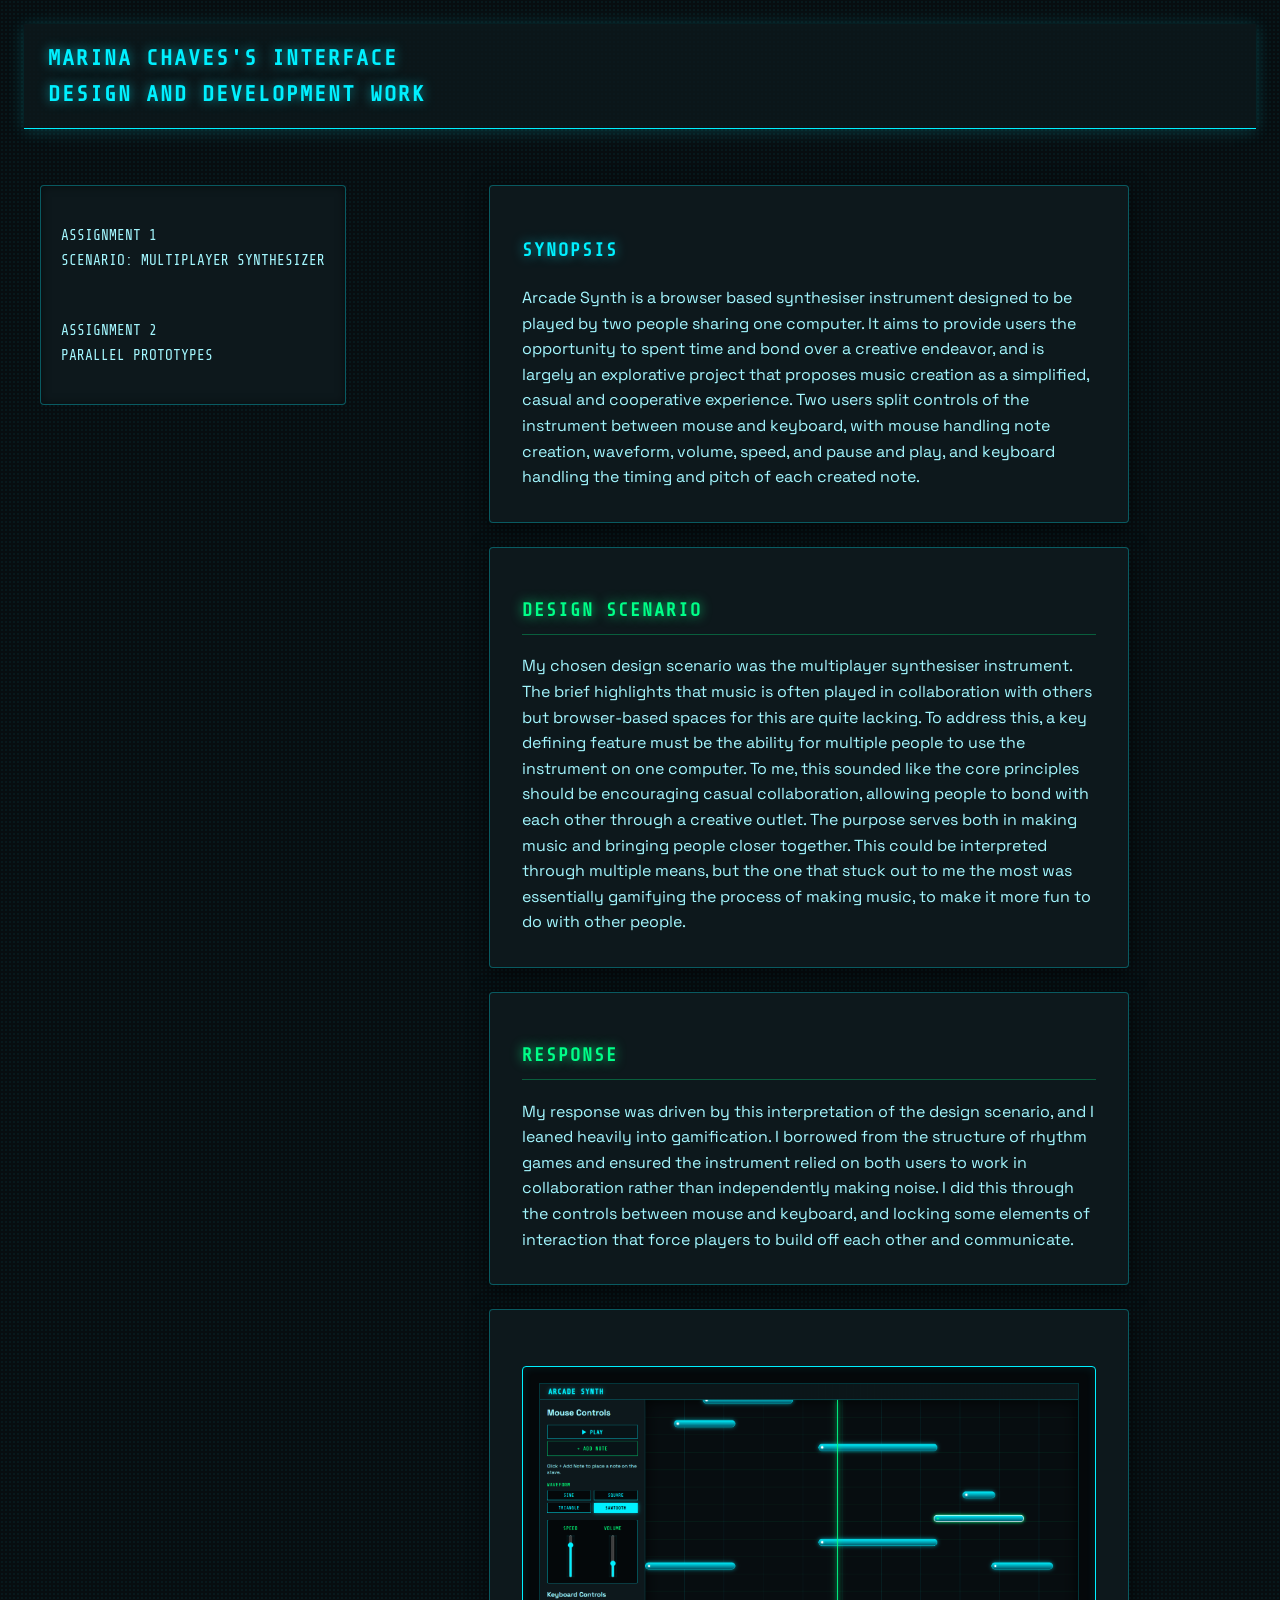
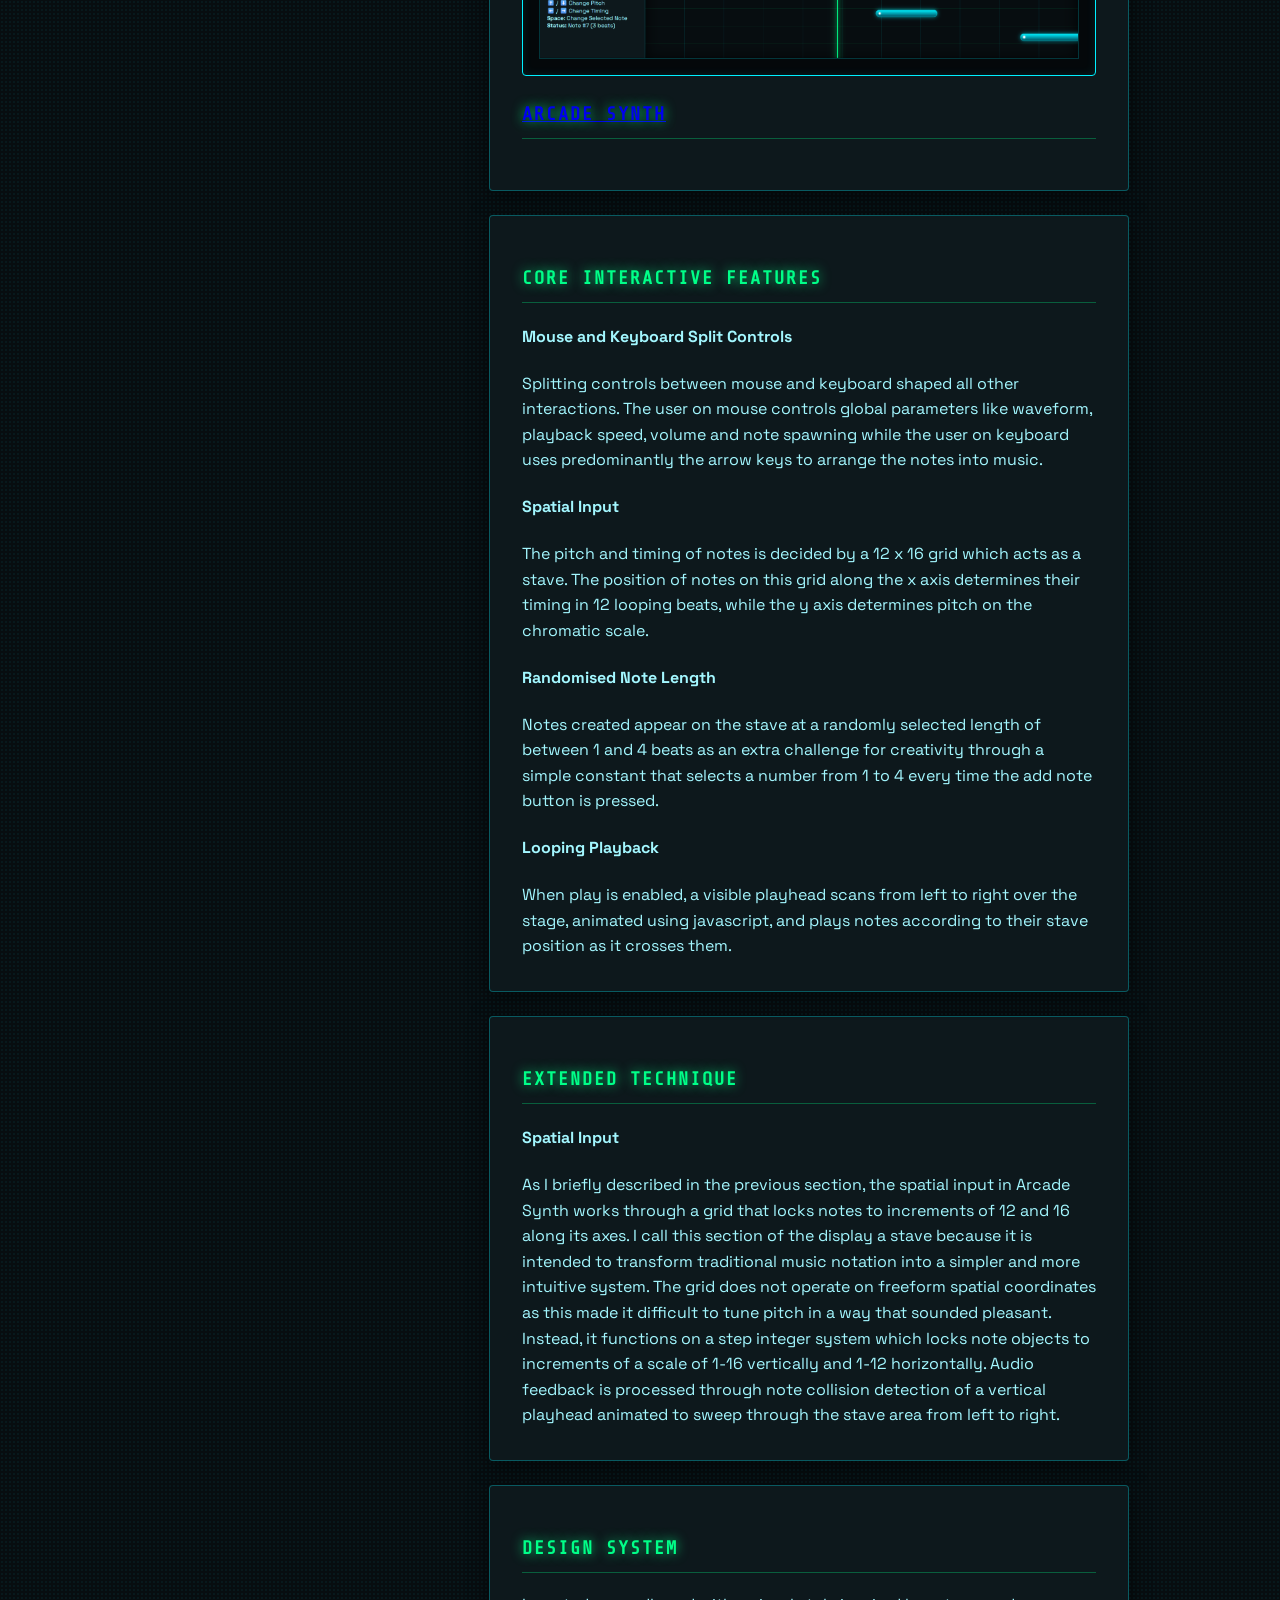
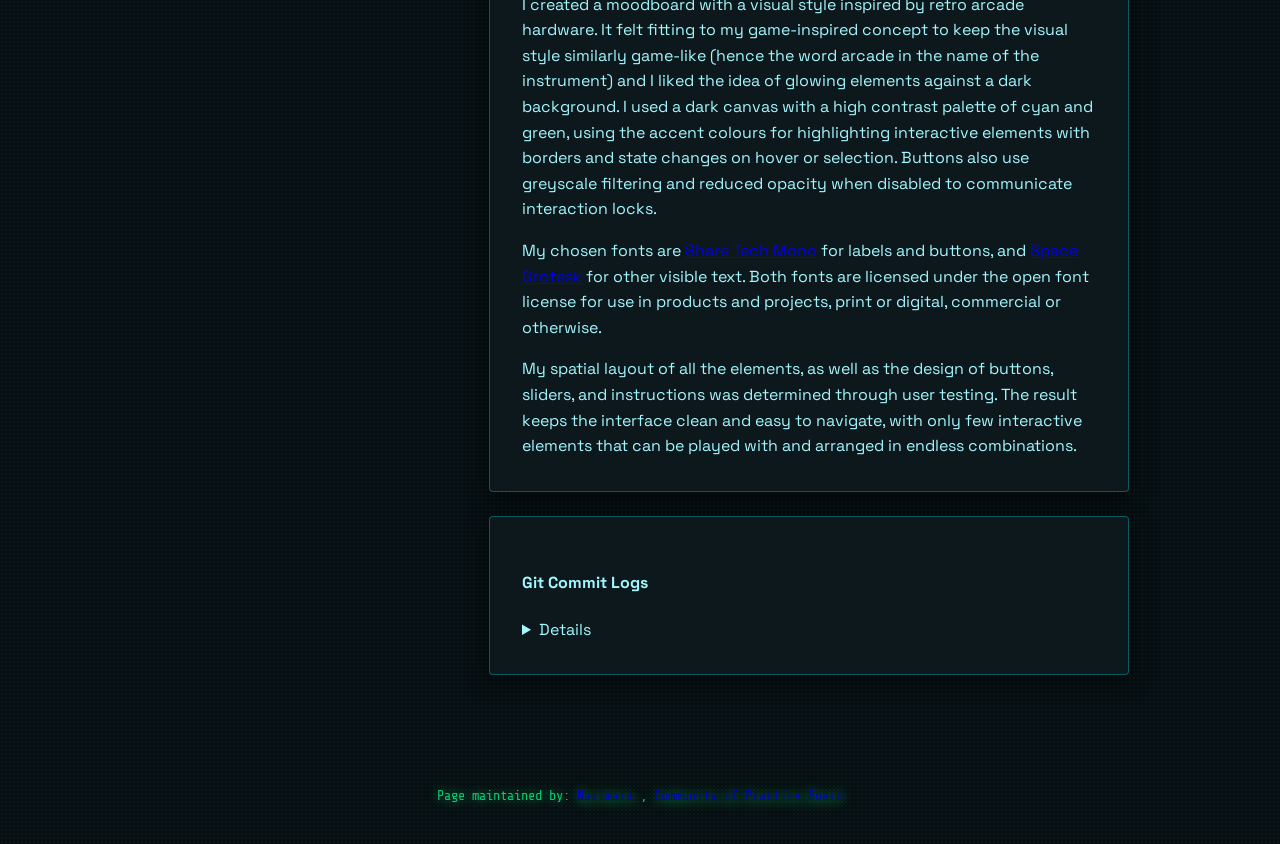
<file: index.html>
<!doctype html>
<html lang="en">
<head>
    <meta charset="UTF-8">
    <meta name="viewport"
          content="width=device-width, user-scalable=no, initial-scale=1.0, maximum-scale=1.0, minimum-scale=1.0">
    <meta http-equiv="X-UA-Compatible" content="ie=edge">

<!-- !!!!! -->
<!--    change this to refer to your specific page  -->
    <title>Marina's Work Index</title>

<!-- !!!!! -->
<!--  change this to your preferred icon  -->
    <!-- favicon was sourced from favicon.io but the original graphics are copyright 2020 Twitter, Inc
    and other contributors -->
    <!-- They are licensed under CC-BY 4.0 as linked below -->
    <!-- https://creativecommons.org/licenses/by/4.0/ -->
    <link rel="icon" type="image/png" href="./assets/icons/favicon.ico">

    <link rel="stylesheet" href="reset.css">
    <link rel="stylesheet" href="style.css">
</head>
<body>

    <header>
<!-- !!!!! -->
<!--    change this to your preferred online name  -->
        <h1>Marina Chaves's Interface Design and Development Work</h1>
    </header>

    <div class="mainNavContainer">

        <nav>
            <p><a href="./assignment1.html">Assignment 1</br>
                Scenario: Multiplayer Synthesizer</a></p>
            <p><a href="./assignment2.html">Assignment 2</br>
                Parallel Prototypes</a></p>
        </nav>

        <main>
            <section>
                <p><h3 class="synopsisHeading">Synopsis</h3></p>
                Arcade Synth is a browser based synthesiser instrument designed to be played by two people sharing one computer. It aims to provide users the opportunity to spent time and bond over a creative endeavor, and is largely an explorative project that proposes music creation as a simplified, casual and cooperative experience. Two users split controls of the instrument between mouse and keyboard, with mouse handling note creation, waveform, volume, speed, and pause and play, and keyboard handling the timing and pitch of each created note.
            </section>

            <section>
                <p><h3 class="firstSectionHeading">Design Scenario</h3></p>
                My chosen design scenario was the multiplayer synthesiser instrument. The brief highlights that music is often played in collaboration with others but browser-based spaces for this are quite lacking. To address this, a key defining feature must be the ability for multiple people to use the instrument on one computer. To me, this sounded like the core principles should be encouraging casual collaboration, allowing people to bond with each other through a creative outlet. The purpose serves both in making music and bringing people closer together. This could be interpreted through multiple means, but the one that stuck out to me the most was essentially gamifying the process of making music, to make it more fun to do with other people.
            </section>

            <section>
            <p><h3 class="firstSectionHeading">Response</h3></p>
                My response was driven by this interpretation of the design scenario, and I leaned heavily into gamification. I borrowed from the structure of rhythm games and ensured the instrument relied on both users to work in collaboration rather than independently making noise. I did this through the controls between mouse and keyboard, and locking some elements of interaction that force players to build off each other and communicate.
            </section>

            <aside></aside>

            <section>
            <p><h3 class="firstSectionHeading"><a href="https://narimara.github.io/Audioinstrument/" target="_blank">
                <figure>
                    <img src="assets/ArcadeSynth_ss.png" alt="screenshot of Arcade Synth"/></img>
                </figure> Arcade Synth
            </a></h3></p>

            </section>

            <section>
                <p><h3 class="firstSectionHeading">Core Interactive Features</h3></p>
                <h4>Mouse and Keyboard Split Controls</h4>
                Splitting controls between mouse and keyboard shaped all other interactions. The user on mouse controls global parameters like waveform, playback speed, volume and note spawning while the user on keyboard uses predominantly the arrow keys to arrange the notes into music.
                <h4>Spatial Input</h4>
                The pitch and timing of notes is decided by a 12 x 16 grid which acts as a stave. The position of notes on this grid along the x axis determines their timing in 12 looping beats, while the y axis determines pitch on the chromatic scale.
                <h4>Randomised Note Length</h4>
                Notes created appear on the stave at a randomly selected length of between 1 and 4 beats as an extra challenge for creativity through a simple constant that selects a number from 1 to 4 every time the add note button is pressed.
                <h4>Looping Playback</h4>
                When play is enabled, a visible playhead scans from left to right over the stage, animated using javascript, and plays notes according to their stave position as it crosses them.
            </section>

            <section>
                <p><h3 class="firstSectionHeading">Extended Technique</h3></p>
                <h4>Spatial Input</h4>
                As I briefly described in the previous section, the spatial input in Arcade Synth works through a grid that locks notes to increments of 12 and 16 along its axes. I call this section of the display a stave because it is intended to transform traditional music notation into a simpler and more intuitive system.
                The grid does not operate on freeform spatial coordinates as this made it difficult to tune pitch in a way that sounded pleasant. Instead, it functions on a step integer system which locks note objects to increments of a scale of 1-16 vertically and 1-12 horizontally.
                Audio feedback is processed through note collision detection of a vertical playhead animated to sweep through the stave area from left to right.
            </section>

            <section>
                <p><h3 class="firstSectionHeading">Design System</h3></p>
                <p>I created a moodboard with a visual style inspired by retro arcade hardware. It felt fitting to my game-inspired concept to keep the visual style similarly game-like (hence the word arcade in the name of the instrument) and I liked the idea of glowing elements against a dark background.
                I used a dark canvas with a high contrast palette of cyan and green, using the accent colours for highlighting interactive elements with borders and state changes on hover or selection. Buttons also use greyscale filtering and reduced opacity when disabled to communicate interaction locks.</p>
                <p>My chosen fonts are <a href="https://fonts.google.com/specimen/Share+Tech+Mono?preview.script=Latn" target="_blank">
                Share Tech Mono</a>
                for labels and buttons, and <a href="https://fonts.google.com/specimen/Space+Grotesk" target="_blank">
                Space Grotesk</a> for other visible text. Both fonts are licensed under the open font license for use in products and projects, print or digital, commercial or otherwise.</p>
                My spatial layout of all the elements, as well as the design of buttons, sliders, and instructions was determined through user testing. The result keeps the interface clean and easy to navigate, with only few interactive elements that can be played with and arranged in endless combinations.
            </section>

            <section>
                <p><h4>Git Commit Logs</h4></p>
                <details>
                    <table>

                        <thead><tr>

                            <th>Author</th>
                            <th>Date</th>
                            <th>Subject</th>
                            <th>Body</th>

                        </tr></thead>

                        <tbody>

                        <tr>

                            <td>narimara</td>
                            <td>Wed Jul 29 15:21:10 2026 +1000</td>
                            <td>Created Audio Instrument</td>
                            <td>made the index.html and reset and style css files. created working button that plays a note when clicked</td>

                        </tr>

                        <tr>

                            <td>narimara</td>
                            <td>Wed Aug 12 14:49:08 2026 +1000</td>
                            <td>added intro dialog</td>
                            <td>Added a dialog element with a button which closes it</td>

                        </tr>

                        <tr>

                            <td>narimara</td>
                            <td>Wed Aug 12 14:56:56 2026 +1000</td>
                            <td>added audio init</td>
                            <td>added an event listener on dialog close to start the audio system</td>

                        </tr>

                        <tr>

                            <td>narimara</td>
                            <td>Wed Aug 12 15:55:37 2026 +1000</td>
                            <td>added design system in css</td>
                            <td>Set up variables for colour and border and applied a font for the page. Applied style to the dialog box</td>

                        </tr>

                        <tr>

                            <td>narimara</td>
                            <td>Wed Aug 12 16:10:15 2026 +1000</td>
                            <td>Added button style</td>
                            <td>Made some changes to colour and added a style for buttons</td>

                        </tr>

                        <tr>

                            <td>narimara</td>
                            <td>Wed Aug 19 15:47:46 2026 +1000</td>
                            <td>Added event listeners for 2nd note</td>
                            <td>separated the start and end of playing notes and handled mouse leave</td>

                        </tr>

                        <tr>

                            <td>narimara</td>
                            <td>Wed Aug 19 15:59:18 2026 +1000</td>
                            <td>added some visual feedback</td>
                            <td>Made changes to how a button visually responds when clicked</td>

                        </tr>

                        <tr>

                            <td>narimara</td>
                            <td>Mon Sep 21 23:11:24 2026 +1000</td>
                            <td>Added interactions to index.html</td>
                            <td>Created functions that spawn notes for both players. Added waveform type selector,  as well as speed and volume slider. Made minor changes to style.css as well with a new header style</td>

                        </tr>

                        <tr>

                            <td>narimara</td>
                            <td>Mon Sep 21 23:36:35 2026 +1000</td>
                            <td>added column structure</td>
                            <td>added the 3 column vertical split structure to the page</td>

                        </tr>

                        <tr>

                            <td>narimara</td>
                            <td>Mon Sep 21 23:52:04 2026 +1000</td>
                            <td>prepared stave area</td>
                            <td>added playhead and prepared note balls to drag and drop into the stave area when i code that</td>

                        </tr>

                        <tr>

                            <td>narimara</td>
                            <td>Tue Sep 22 00:32:38 2026 +1000</td>
                            <td>Updated javascript to allow note spawning and placement</td>
                            <td>Added notes spawning on click and function to drag them into the stave area. Added listeners for the position of dragged notes</td>

                        </tr>

                        <tr>

                            <td>narimara</td>
                            <td>Tue Sep 22 01:12:41 2026 +1000</td>
                            <td>added playback</td>
                            <td>Set up looping playhead animation with pause and play function. Added function for note balls to make a sound on contact with playhead</td>

                        </tr>

                        <tr>

                            <td>narimara</td>
                            <td>Wed Sep 23 01:00:44 2026 +1000</td>
                            <td>overhauled split of interactions</td>
                            <td>merged player 1 and 2 mouse controls. Changed player 2 to keyboard controls for note positioning on the stave</td>

                        </tr>

                        <tr>

                            <td>narimara</td>
                            <td>Wed Sep 23 13:37:45 2026 +1000</td>
                            <td>Adjusted text layout</td>
                            <td>Changed dialog message and the format of player 2 controls on the right side</td>

                        </tr>

                        <tr>

                            <td>narimara</td>
                            <td>Mon Sep 28 17:58:06 2026 +1000</td>
                            <td>edited dialog</td>
                            <td>Added more info in the dialog window</td>

                        </tr>

                        <tr>

                            <td>narimara</td>
                            <td>Mon Sep 28 21:11:56 2026 +1000</td>
                            <td>Added grid to stave area</td>
                            <td>Added a grid to the stave which locks note timing and pitch to the chromatic scale for a total of 16 beats</td>

                        </tr>

                        <tr>

                            <td>narimara</td>
                            <td>Mon Sep 28 22:29:52 2026 +1000</td>
                            <td>Added consistent visual style</td>
                            <td>Added an actual colour palette,  a more suited font,  and glowing effects on some elements</td>

                        </tr>

                        <tr>

                            <td>narimara</td>
                            <td>Mon Sep 28 22:34:44 2026 +1000</td>
                            <td>typo fix</td>
                            <td>typo fix</td>

                        </tr>

                        <tr>

                            <td>narimara</td>
                            <td>Tue Sep 29 12:26:09 2026 +1000</td>
                            <td>added random note length</td>
                            <td>New notes now spawn at a random length between 1-4 beats. also removed preview sound when adding new note and adjusted preview sound when moving a note to only play for 1 beat regardless of note length</td>

                        </tr>

                        <tr>

                            <td>narimara</td>
                            <td>Wed Oct 7 14:25:35 2026 +1100</td>
                            <td>merged waveform and slider format from info prototype 2</td>
                            <td></td>

                        </tr>

                        <tr>

                            <td>narimara</td>
                            <td>Wed Oct 7 18:03:25 2026 +1100</td>
                            <td>swapping axis for pitch and timing</td>
                            <td>Changing direction of the playhead animation and swapping values for pitch and timing in main.js</td>

                        </tr>

                        <tr>

                            <td>narimara</td>
                            <td>Wed Oct 21 14:28:06 2026 +1100</td>
                            <td>FInalised parallel prototype merges</td>
                            <td>Rotated playhead and fixed a line that was missing from the merge which was breaking note creation</td>

                        </tr>

                        <tr>

                            <td>narimara</td>
                            <td>Wed Oct 21 14:30:50 2026 +1100</td>
                            <td>changed project title</td>
                            <td></td>

                        </tr>

                        <tr>

                            <td>narimara</td>
                            <td>Wed Oct 21 15:12:31 2026 +1100</td>
                            <td>changed player 1/2 to mouse/keyboard</td>
                            <td></td>

                        </tr>

                        <tr>

                            <td>narimara</td>
                            <td>Mon Oct 26 16:42:29 2026 +1100</td>
                            <td>New notes now spawn in the stave center</td>
                            <td>Also made some changes to outdated // comments and cleaned up some spacing</td>

                        </tr>

                        <tr>

                            <td>narimara</td>
                            <td>Mon Oct 26 17:08:23 2026 +1100</td>
                            <td>strengthened the multiplayer concept</td>
                            <td>The add note button becomes locked until the newest existing note is moved with the arrow keys. instructions in the left panel also change to reflect this</td>

                        </tr>

                        <tr>

                            <td>narimara</td>
                            <td>Mon Oct 26 17:24:23 2026 +1100</td>
                            <td>Fixed bug related to playhead reading of notes</td>
                            <td>changed visual feedback to match the actual timing of sound</td>

                        </tr>

                        </tbody>

                    </table>
                </details>

            </section>



        </main>

        <!-- this is an empty element which helps with spacing -->
        <aside></aside>


    </div>

    <footer>
        <p>
<!-- !!!!! -->
<!--    change this to your preferred online name and update link to refer to your github page  -->
            Page maintained by:
            <a href="https://github.com/narimara" target="_blank">
            Narimara
            </a>
            ,
            <a href="https://au.miro.com/app/board/u3jVOf59xnE=/?share_link_id=875955949148">
                Community of Practice Board
            </a>
        </p>
    </footer>
</body>
</html>
</file>
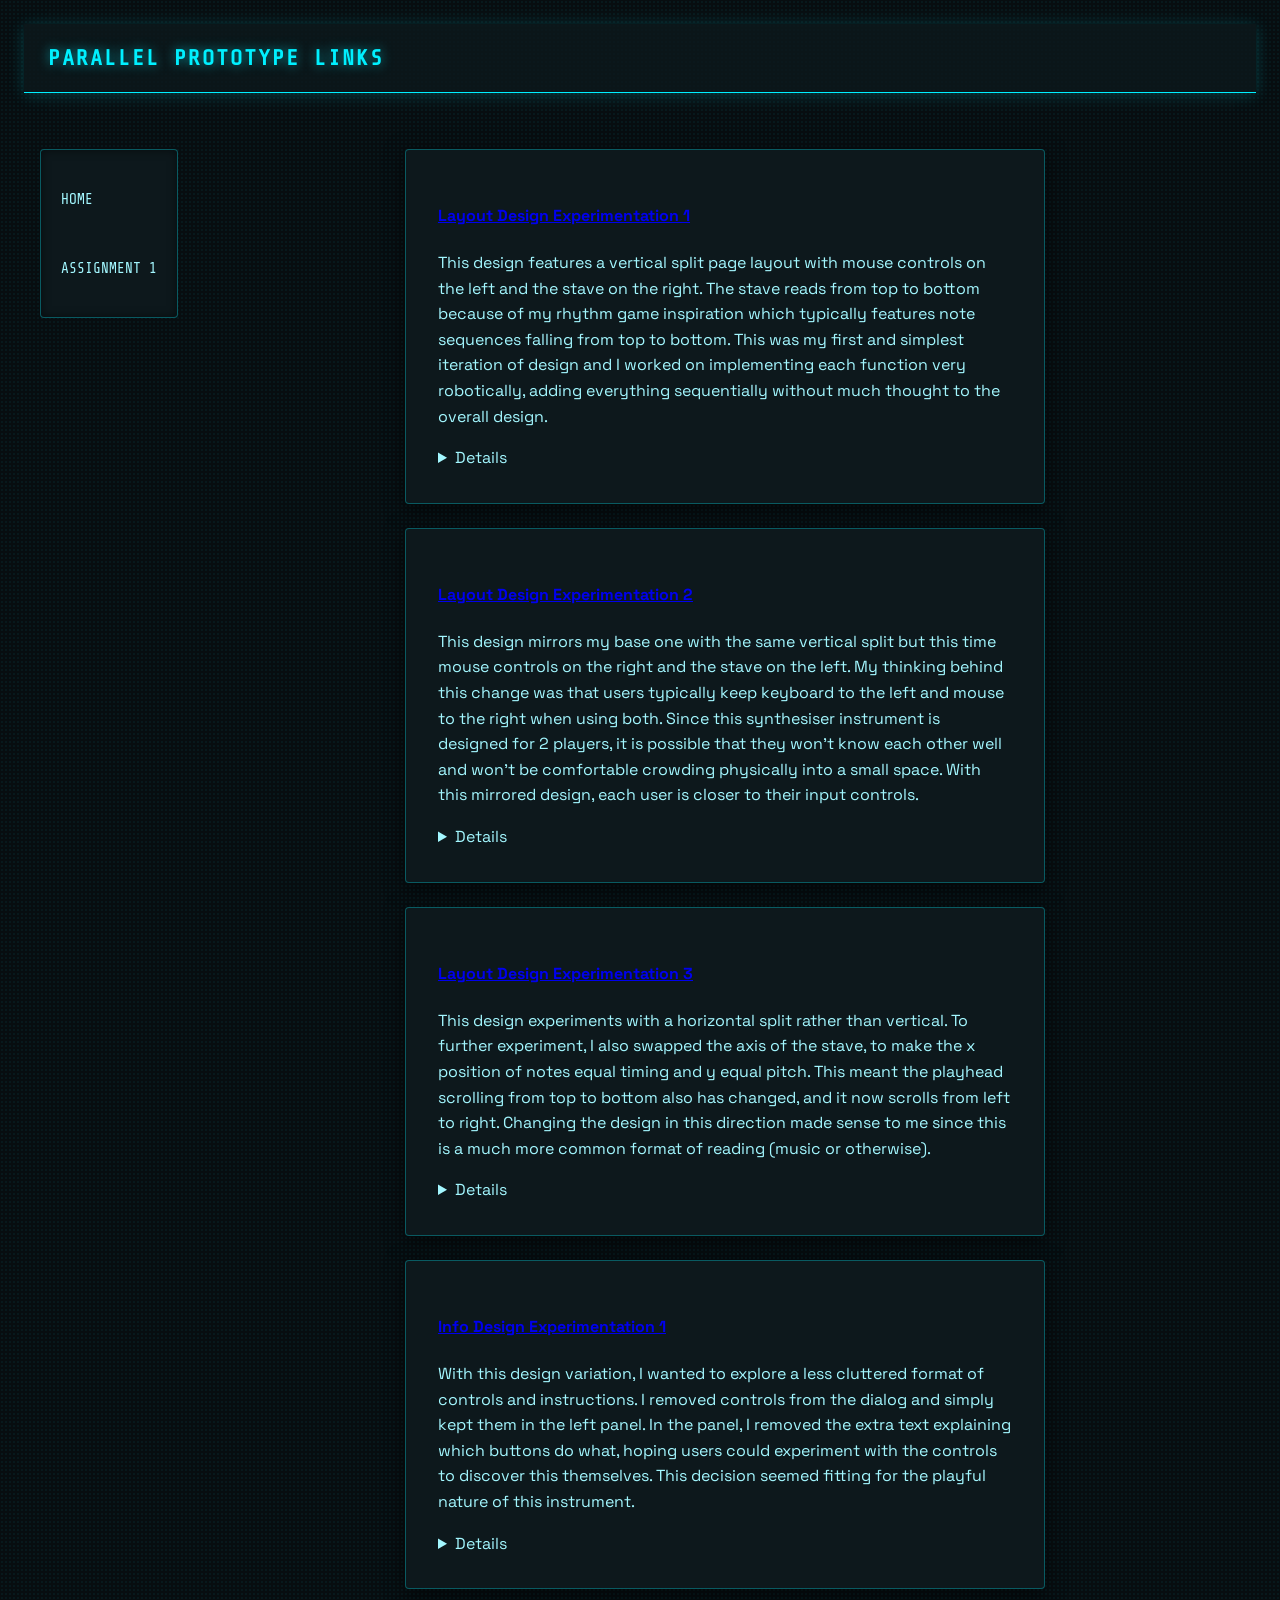
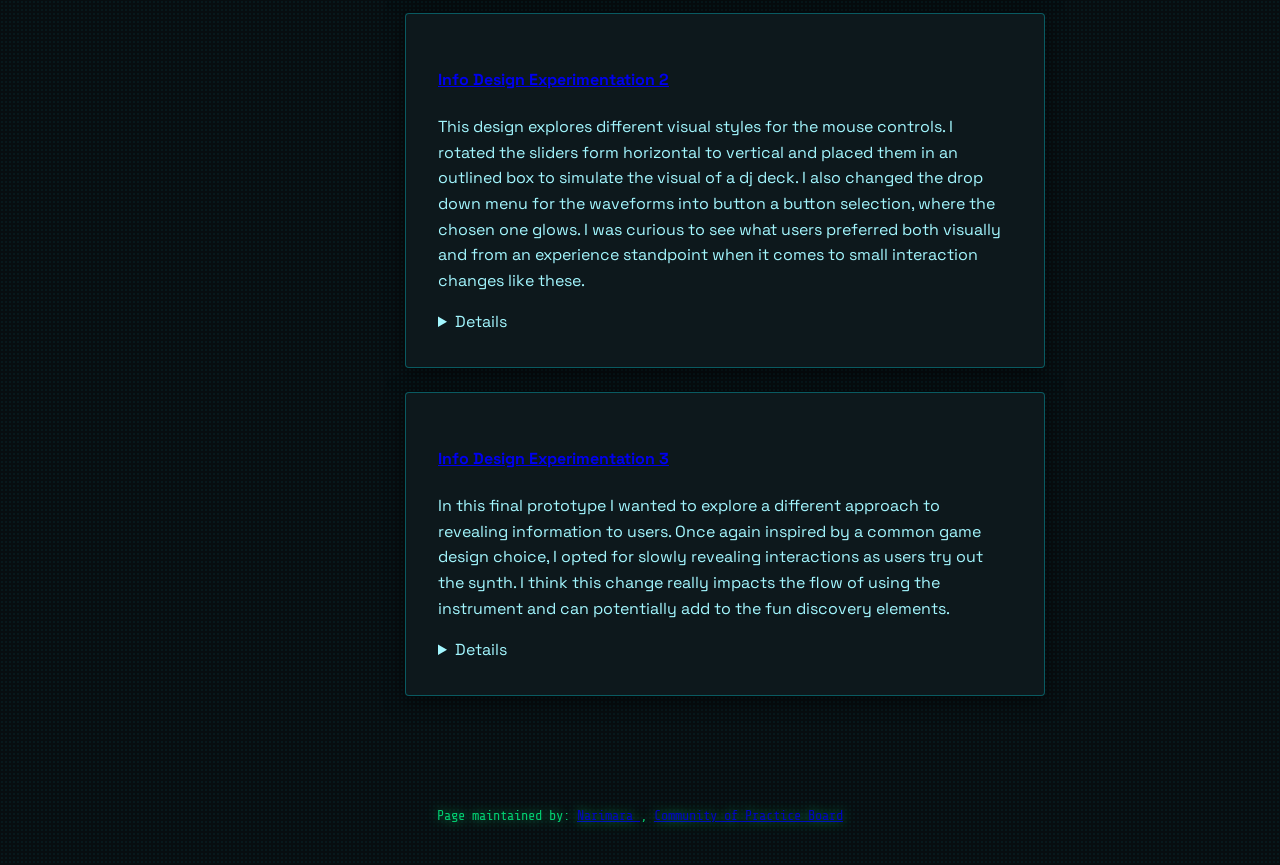
<file: assignment2.html>
<!doctype html>
<html lang="en">
<head>
    <meta charset="UTF-8">
    <meta name="viewport"
          content="width=device-width, user-scalable=no, initial-scale=1.0, maximum-scale=1.0, minimum-scale=1.0">
    <meta http-equiv="X-UA-Compatible" content="ie=edge">

    <!-- !!!!! -->
    <!--    change this to refer to your specific page  -->
    <title>Marina's Work Index</title>

    <!-- !!!!! -->
    <!--  change this to your preferred icon  -->
    <!-- favicon was sourced from favicon.io but the original graphics are copyright 2020 Twitter, Inc
    and other contributors -->
    <!-- They are licensed under CC-BY 4.0 as linked below -->
    <!-- https://creativecommons.org/licenses/by/4.0/ -->
    <link rel="icon" type="image/png" href="./assets/icons/favicon.ico">

    <link rel="stylesheet" href="reset.css">
    <link rel="stylesheet" href="style.css">
</head>
<body>

    <header>
    <!-- !!!!! -->
    <!--    change this to your preferred online name  -->
    <h1>Parallel prototype links</h1>
    </header>


    <div class="mainNavContainer">

        <nav>
            <p><a href="./index.html">Home</a></p>
            <p><a href="./assignment1.html">Assignment 1</a></p>
        </nav>

        <main>

            <section>
                <p><h4> <a href="https://narimara.github.io/Audioinstrument/">
                    Layout Design Experimentation 1
                </a></h4>
                    This design features a vertical split page layout with mouse controls on the left and the stave on the right. The stave reads from top to bottom because of my rhythm game inspiration which typically features note sequences falling from top to bottom. This was my first and simplest iteration of design and I worked on implementing each function very robotically, adding everything sequentially without much thought to the overall design.
                </p>
                <details>
                    <table>

                        <thead><tr>

                            <th>Author</th>
                            <th>Date</th>
                            <th>Subject</th>
                            <th>Body</th>

                        </tr></thead>

                        <tbody>

                        <tr>

                            <td>narimara</td>
                            <td>Wed Jul 29 15:21:10 2026 +1000</td>
                            <td>Created Audio Instrument</td>
                            <td>made the index.html and reset and style css files. created working button that plays a note when clicked</td>

                        </tr>

                        <tr>

                            <td>narimara</td>
                            <td>Wed Aug 12 14:49:08 2026 +1000</td>
                            <td>added intro dialog</td>
                            <td>Added a dialog element with a button which closes it</td>

                        </tr>

                        <tr>

                            <td>narimara</td>
                            <td>Wed Aug 12 14:56:56 2026 +1000</td>
                            <td>added audio init</td>
                            <td>added an event listener on dialog close to start the audio system</td>

                        </tr>

                        <tr>

                            <td>narimara</td>
                            <td>Wed Aug 12 15:55:37 2026 +1000</td>
                            <td>added design system in css</td>
                            <td>Set up variables for colour and border and applied a font for the page. Applied style to the dialog box</td>

                        </tr>

                        <tr>

                            <td>narimara</td>
                            <td>Wed Aug 12 16:10:15 2026 +1000</td>
                            <td>Added button style</td>
                            <td>Made some changes to colour and added a style for buttons</td>

                        </tr>

                        <tr>

                            <td>narimara</td>
                            <td>Wed Aug 19 15:47:46 2026 +1000</td>
                            <td>Added event listeners for 2nd note</td>
                            <td>separated the start and end of playing notes and handled mouse leave</td>

                        </tr>

                        <tr>

                            <td>narimara</td>
                            <td>Wed Aug 19 15:59:18 2026 +1000</td>
                            <td>added some visual feedback</td>
                            <td>Made changes to how a button visually responds when clicked</td>

                        </tr>

                        <tr>

                            <td>narimara</td>
                            <td>Mon Sep 21 23:11:24 2026 +1000</td>
                            <td>Added interactions to index.html</td>
                            <td>Created functions that spawn notes for both players. Added waveform type selector,  as well as speed and volume slider. Made minor changes to style.css as well with a new header style</td>

                        </tr>

                        <tr>

                            <td>narimara</td>
                            <td>Mon Sep 21 23:36:35 2026 +1000</td>
                            <td>added column structure</td>
                            <td>added the 3 column vertical split structure to the page</td>

                        </tr>

                        <tr>

                            <td>narimara</td>
                            <td>Mon Sep 21 23:52:04 2026 +1000</td>
                            <td>prepared stave area</td>
                            <td>added playhead and prepared note balls to drag and drop into the stave area when i code that</td>

                        </tr>

                        <tr>

                            <td>narimara</td>
                            <td>Tue Sep 22 00:32:38 2026 +1000</td>
                            <td>Updated javascript to allow note spawning and placement</td>
                            <td>Added notes spawning on click and function to drag them into the stave area. Added listeners for the position of dragged notes</td>

                        </tr>

                        <tr>

                            <td>narimara</td>
                            <td>Tue Sep 22 01:12:41 2026 +1000</td>
                            <td>added playback</td>
                            <td>Set up looping playhead animation with pause and play function. Added function for note balls to make a sound on contact with playhead</td>

                        </tr>

                        <tr>

                            <td>narimara</td>
                            <td>Wed Sep 23 01:00:44 2026 +1000</td>
                            <td>overhauled split of interactions</td>
                            <td>merged player 1 and 2 mouse controls. Changed player 2 to keyboard controls for note positioning on the stave</td>

                        </tr>

                        <tr>

                            <td>narimara</td>
                            <td>Wed Sep 23 13:37:45 2026 +1000</td>
                            <td>Adjusted text layout</td>
                            <td>Changed dialog message and the format of player 2 controls on the right side</td>

                        </tr>

                        <tr>

                            <td>narimara</td>
                            <td>Mon Sep 28 17:58:06 2026 +1000</td>
                            <td>edited dialog</td>
                            <td>Added more info in the dialog window</td>

                        </tr>

                        <tr>

                            <td>narimara</td>
                            <td>Mon Sep 28 21:11:56 2026 +1000</td>
                            <td>Added grid to stave area</td>
                            <td>Added a grid to the stave which locks note timing and pitch to the chromatic scale for a total of 16 beats</td>

                        </tr>

                        <tr>

                            <td>narimara</td>
                            <td>Mon Sep 28 22:29:52 2026 +1000</td>
                            <td>Added consistent visual style</td>
                            <td>Added an actual colour palette,  a more suited font,  and glowing effects on some elements</td>

                        </tr>

                        <tr>

                            <td>narimara</td>
                            <td>Mon Sep 28 22:34:44 2026 +1000</td>
                            <td>typo fix</td>
                            <td>typo fix</td>

                        </tr>

                        <tr>

                            <td>narimara</td>
                            <td>Tue Sep 29 12:26:09 2026 +1000</td>
                            <td>added random note length</td>
                            <td>New notes now spawn at a random length between 1-4 beats. also removed preview sound when adding new note and adjusted preview sound when moving a note to only play for 1 beat regardless of note length</td>

                        </tr>

                        </tbody>

                    </table>
                </details>
            </section>

            <section>
                <p><h4> <a href="https://m-chaves-designexploration1.github.io/AudioinstrumentExploration1/">
                Layout Design Experimentation 2
            </a></h4>
                This design mirrors my base one with the same vertical split but this time mouse controls on the right and the stave on the left. My thinking behind this change was that users typically keep keyboard to the left and mouse to the right when using both. Since this synthesiser instrument is designed for 2 players, it is possible that they won't know each other well and won't be comfortable crowding physically into a small space. With this mirrored design, each user is closer to their input controls.
                </p>
                <details>
                    <table>

                        <thead><tr>

                            <th>Author</th>
                            <th>Date</th>
                            <th>Subject</th>
                            <th>Body</th>

                        </tr></thead>

                        <tbody>

                        <tr>

                            <td>narimara</td>
                            <td>Wed Jul 29 15:21:10 2026 +1000</td>
                            <td>Created Audio Instrument</td>
                            <td>made the index.html and reset and style css files. created working button that plays a note when clicked</td>

                        </tr>

                        <tr>

                            <td>narimara</td>
                            <td>Wed Aug 12 14:49:08 2026 +1000</td>
                            <td>added intro dialog</td>
                            <td>Added a dialog element with a button which closes it</td>

                        </tr>

                        <tr>

                            <td>narimara</td>
                            <td>Wed Aug 12 14:56:56 2026 +1000</td>
                            <td>added audio init</td>
                            <td>added an event listener on dialog close to start the audio system</td>

                        </tr>

                        <tr>

                            <td>narimara</td>
                            <td>Wed Aug 12 15:55:37 2026 +1000</td>
                            <td>added design system in css</td>
                            <td>Set up variables for colour and border and applied a font for the page. Applied style to the dialog box</td>

                        </tr>

                        <tr>

                            <td>narimara</td>
                            <td>Wed Aug 12 16:10:15 2026 +1000</td>
                            <td>Added button style</td>
                            <td>Made some changes to colour and added a style for buttons</td>

                        </tr>

                        <tr>

                            <td>narimara</td>
                            <td>Wed Aug 19 15:47:46 2026 +1000</td>
                            <td>Added event listeners for 2nd note</td>
                            <td>separated the start and end of playing notes and handled mouse leave</td>

                        </tr>

                        <tr>

                            <td>narimara</td>
                            <td>Wed Aug 19 15:59:18 2026 +1000</td>
                            <td>added some visual feedback</td>
                            <td>Made changes to how a button visually responds when clicked</td>

                        </tr>

                        <tr>

                            <td>narimara</td>
                            <td>Mon Sep 21 23:11:24 2026 +1000</td>
                            <td>Added interactions to index.html</td>
                            <td>Created functions that spawn notes for both players. Added waveform type selector,  as well as speed and volume slider. Made minor changes to style.css as well with a new header style</td>

                        </tr>

                        <tr>

                            <td>narimara</td>
                            <td>Mon Sep 21 23:36:35 2026 +1000</td>
                            <td>added column structure</td>
                            <td>added the 3 column vertical split structure to the page</td>

                        </tr>

                        <tr>

                            <td>narimara</td>
                            <td>Mon Sep 21 23:52:04 2026 +1000</td>
                            <td>prepared stave area</td>
                            <td>added playhead and prepared note balls to drag and drop into the stave area when i code that</td>

                        </tr>

                        <tr>

                            <td>narimara</td>
                            <td>Tue Sep 22 00:32:38 2026 +1000</td>
                            <td>Updated javascript to allow note spawning and placement</td>
                            <td>Added notes spawning on click and function to drag them into the stave area. Added listeners for the position of dragged notes</td>

                        </tr>

                        <tr>

                            <td>narimara</td>
                            <td>Tue Sep 22 01:12:41 2026 +1000</td>
                            <td>added playback</td>
                            <td>Set up looping playhead animation with pause and play function. Added function for note balls to make a sound on contact with playhead</td>

                        </tr>

                        <tr>

                            <td>narimara</td>
                            <td>Wed Sep 23 01:00:44 2026 +1000</td>
                            <td>overhauled split of interactions</td>
                            <td>merged player 1 and 2 mouse controls. Changed player 2 to keyboard controls for note positioning on the stave</td>

                        </tr>

                        <tr>

                            <td>narimara</td>
                            <td>Wed Sep 23 13:37:45 2026 +1000</td>
                            <td>Adjusted text layout</td>
                            <td>Changed dialog message and the format of player 2 controls on the right side</td>

                        </tr>

                        <tr>

                            <td>narimara</td>
                            <td>Mon Sep 28 17:58:06 2026 +1000</td>
                            <td>edited dialog</td>
                            <td>Added more info in the dialog window</td>

                        </tr>

                        <tr>

                            <td>narimara</td>
                            <td>Mon Sep 28 21:11:56 2026 +1000</td>
                            <td>Added grid to stave area</td>
                            <td>Added a grid to the stave which locks note timing and pitch to the chromatic scale for a total of 16 beats</td>

                        </tr>

                        <tr>

                            <td>narimara</td>
                            <td>Mon Sep 28 22:29:52 2026 +1000</td>
                            <td>Added consistent visual style</td>
                            <td>Added an actual colour palette,  a more suited font,  and glowing effects on some elements</td>

                        </tr>

                        <tr>

                            <td>narimara</td>
                            <td>Mon Sep 28 22:34:44 2026 +1000</td>
                            <td>typo fix</td>
                            <td>typo fix</td>

                        </tr>

                        <tr>

                            <td>narimara</td>
                            <td>Mon Sep 28 23:08:08 2026 +1000</td>
                            <td>Mirrored page layout</td>
                            <td>Moved mouse control panels to the left and stave to the right,  inverting shadow effects</td>

                        </tr>

                        <tr>

                            <td>narimara</td>
                            <td>Tue Sep 29 12:33:12 2026 +1000</td>
                            <td>Added randomness to note length</td>
                            <td>new notes are now created at a random length between 1-4 beats</td>

                        </tr>

                        </tbody>

                    </table>
                </details>
            </section>

            <section>
                <p><h4> <a href="https://m-chaves-designexploration2.github.io/AudioInstrumentExploration2/">
                Layout Design Experimentation 3
            </a></h4>
                This design experiments with a horizontal split rather than vertical. To further experiment, I also swapped the axis of the stave, to make the x position of notes equal timing and y equal pitch. This meant the playhead scrolling from top to bottom also has changed, and it now scrolls from left to right. Changing the design in this direction made sense to me since this is a much more common format of reading (music or otherwise).
                </p>
                <details>
                    <table>

                        <thead><tr>

                            <th>Author</th>
                            <th>Date</th>
                            <th>Subject</th>
                            <th>Body</th>

                        </tr></thead>

                        <tbody>

                        <tr>

                            <td>narimara</td>
                            <td>Wed Jul 29 15:21:10 2026 +1000</td>
                            <td>Created Audio Instrument</td>
                            <td>made the index.html and reset and style css files. created working button that plays a note when clicked</td>

                        </tr>

                        <tr>

                            <td>narimara</td>
                            <td>Wed Aug 12 14:49:08 2026 +1000</td>
                            <td>added intro dialog</td>
                            <td>Added a dialog element with a button which closes it</td>

                        </tr>

                        <tr>

                            <td>narimara</td>
                            <td>Wed Aug 12 14:56:56 2026 +1000</td>
                            <td>added audio init</td>
                            <td>added an event listener on dialog close to start the audio system</td>

                        </tr>

                        <tr>

                            <td>narimara</td>
                            <td>Wed Aug 12 15:55:37 2026 +1000</td>
                            <td>added design system in css</td>
                            <td>Set up variables for colour and border and applied a font for the page. Applied style to the dialog box</td>

                        </tr>

                        <tr>

                            <td>narimara</td>
                            <td>Wed Aug 12 16:10:15 2026 +1000</td>
                            <td>Added button style</td>
                            <td>Made some changes to colour and added a style for buttons</td>

                        </tr>

                        <tr>

                            <td>narimara</td>
                            <td>Wed Aug 19 15:47:46 2026 +1000</td>
                            <td>Added event listeners for 2nd note</td>
                            <td>separated the start and end of playing notes and handled mouse leave</td>

                        </tr>

                        <tr>

                            <td>narimara</td>
                            <td>Wed Aug 19 15:59:18 2026 +1000</td>
                            <td>added some visual feedback</td>
                            <td>Made changes to how a button visually responds when clicked</td>

                        </tr>

                        <tr>

                            <td>narimara</td>
                            <td>Mon Sep 21 23:11:24 2026 +1000</td>
                            <td>Added interactions to index.html</td>
                            <td>Created functions that spawn notes for both players. Added waveform type selector,  as well as speed and volume slider. Made minor changes to style.css as well with a new header style</td>

                        </tr>

                        <tr>

                            <td>narimara</td>
                            <td>Mon Sep 21 23:36:35 2026 +1000</td>
                            <td>added column structure</td>
                            <td>added the 3 column vertical split structure to the page</td>

                        </tr>

                        <tr>

                            <td>narimara</td>
                            <td>Mon Sep 21 23:52:04 2026 +1000</td>
                            <td>prepared stave area</td>
                            <td>added playhead and prepared note balls to drag and drop into the stave area when i code that</td>

                        </tr>

                        <tr>

                            <td>narimara</td>
                            <td>Tue Sep 22 00:32:38 2026 +1000</td>
                            <td>Updated javascript to allow note spawning and placement</td>
                            <td>Added notes spawning on click and function to drag them into the stave area. Added listeners for the position of dragged notes</td>

                        </tr>

                        <tr>

                            <td>narimara</td>
                            <td>Tue Sep 22 01:12:41 2026 +1000</td>
                            <td>added playback</td>
                            <td>Set up looping playhead animation with pause and play function. Added function for note balls to make a sound on contact with playhead</td>

                        </tr>

                        <tr>

                            <td>narimara</td>
                            <td>Wed Sep 23 01:00:44 2026 +1000</td>
                            <td>overhauled split of interactions</td>
                            <td>merged player 1 and 2 mouse controls. Changed player 2 to keyboard controls for note positioning on the stave</td>

                        </tr>

                        <tr>

                            <td>narimara</td>
                            <td>Wed Sep 23 13:37:45 2026 +1000</td>
                            <td>Adjusted text layout</td>
                            <td>Changed dialog message and the format of player 2 controls on the right side</td>

                        </tr>

                        <tr>

                            <td>narimara</td>
                            <td>Mon Sep 28 17:58:06 2026 +1000</td>
                            <td>edited dialog</td>
                            <td>Added more info in the dialog window</td>

                        </tr>

                        <tr>

                            <td>narimara</td>
                            <td>Mon Sep 28 21:11:56 2026 +1000</td>
                            <td>Added grid to stave area</td>
                            <td>Added a grid to the stave which locks note timing and pitch to the chromatic scale for a total of 16 beats</td>

                        </tr>

                        <tr>

                            <td>narimara</td>
                            <td>Mon Sep 28 22:29:52 2026 +1000</td>
                            <td>Added consistent visual style</td>
                            <td>Added an actual colour palette,  a more suited font,  and glowing effects on some elements</td>

                        </tr>

                        <tr>

                            <td>narimara</td>
                            <td>Mon Sep 28 22:34:44 2026 +1000</td>
                            <td>typo fix</td>
                            <td>typo fix</td>

                        </tr>

                        <tr>

                            <td>narimara</td>
                            <td>Tue Sep 29 00:32:49 2026 +1000</td>
                            <td>rearranged page to top/bottom layout</td>
                            <td>Changed the x and y axises(?) for pitch and timing so that the playhead scans left to right now. Moved mouse controls to the top of the screen and the stave to the lower 2/3 of it.</td>

                        </tr>

                        <tr>

                            <td>narimara</td>
                            <td>Tue Sep 29 13:08:55 2026 +1000</td>
                            <td>added randomness to new note length</td>
                            <td>New notes are now created with a random length between 1-4 beats</td>

                        </tr>

                        </tbody>

                    </table>
                </details>
            </section>

            <aside></aside>

            <section>
                <p><h4> <a href="https://m-chaves-designexploration3.github.io/AudioinstrumentExploration3/">
                Info Design Experimentation 1
            </a></h4>
                With this design variation, I wanted to explore a less cluttered format of controls and instructions. I removed controls from the dialog and simply kept them in the left panel. In the panel, I removed the extra text explaining which buttons do what, hoping users could experiment with the controls to discover this themselves. This decision seemed fitting for the playful nature of this instrument.
                </p>
                <details>
                    <table>

                        <thead><tr>

                            <th>Author</th>
                            <th>Date</th>
                            <th>Subject</th>
                            <th>Body</th>

                        </tr></thead>

                        <tbody>

                        <tr>

                            <td>narimara</td>
                            <td>Wed Jul 29 15:21:10 2026 +1000</td>
                            <td>Created Audio Instrument</td>
                            <td>made the index.html and reset and style css files. created working button that plays a note when clicked</td>

                        </tr>

                        <tr>

                            <td>narimara</td>
                            <td>Wed Aug 12 14:49:08 2026 +1000</td>
                            <td>added intro dialog</td>
                            <td>Added a dialog element with a button which closes it</td>

                        </tr>

                        <tr>

                            <td>narimara</td>
                            <td>Wed Aug 12 14:56:56 2026 +1000</td>
                            <td>added audio init</td>
                            <td>added an event listener on dialog close to start the audio system</td>

                        </tr>

                        <tr>

                            <td>narimara</td>
                            <td>Wed Aug 12 15:55:37 2026 +1000</td>
                            <td>added design system in css</td>
                            <td>Set up variables for colour and border and applied a font for the page. Applied style to the dialog box</td>

                        </tr>

                        <tr>

                            <td>narimara</td>
                            <td>Wed Aug 12 16:10:15 2026 +1000</td>
                            <td>Added button style</td>
                            <td>Made some changes to colour and added a style for buttons</td>

                        </tr>

                        <tr>

                            <td>narimara</td>
                            <td>Wed Aug 19 15:47:46 2026 +1000</td>
                            <td>Added event listeners for 2nd note</td>
                            <td>separated the start and end of playing notes and handled mouse leave</td>

                        </tr>

                        <tr>

                            <td>narimara</td>
                            <td>Wed Aug 19 15:59:18 2026 +1000</td>
                            <td>added some visual feedback</td>
                            <td>Made changes to how a button visually responds when clicked</td>

                        </tr>

                        <tr>

                            <td>narimara</td>
                            <td>Mon Sep 21 23:11:24 2026 +1000</td>
                            <td>Added interactions to index.html</td>
                            <td>Created functions that spawn notes for both players. Added waveform type selector,  as well as speed and volume slider. Made minor changes to style.css as well with a new header style</td>

                        </tr>

                        <tr>

                            <td>narimara</td>
                            <td>Mon Sep 21 23:36:35 2026 +1000</td>
                            <td>added column structure</td>
                            <td>added the 3 column vertical split structure to the page</td>

                        </tr>

                        <tr>

                            <td>narimara</td>
                            <td>Mon Sep 21 23:52:04 2026 +1000</td>
                            <td>prepared stave area</td>
                            <td>added playhead and prepared note balls to drag and drop into the stave area when i code that</td>

                        </tr>

                        <tr>

                            <td>narimara</td>
                            <td>Tue Sep 22 00:32:38 2026 +1000</td>
                            <td>Updated javascript to allow note spawning and placement</td>
                            <td>Added notes spawning on click and function to drag them into the stave area. Added listeners for the position of dragged notes</td>

                        </tr>

                        <tr>

                            <td>narimara</td>
                            <td>Tue Sep 22 01:12:41 2026 +1000</td>
                            <td>added playback</td>
                            <td>Set up looping playhead animation with pause and play function. Added function for note balls to make a sound on contact with playhead</td>

                        </tr>

                        <tr>

                            <td>narimara</td>
                            <td>Wed Sep 23 01:00:44 2026 +1000</td>
                            <td>overhauled split of interactions</td>
                            <td>merged player 1 and 2 mouse controls. Changed player 2 to keyboard controls for note positioning on the stave</td>

                        </tr>

                        <tr>

                            <td>narimara</td>
                            <td>Wed Sep 23 13:37:45 2026 +1000</td>
                            <td>Adjusted text layout</td>
                            <td>Changed dialog message and the format of player 2 controls on the right side</td>

                        </tr>

                        <tr>

                            <td>narimara</td>
                            <td>Mon Sep 28 17:58:06 2026 +1000</td>
                            <td>edited dialog</td>
                            <td>Added more info in the dialog window</td>

                        </tr>

                        <tr>

                            <td>narimara</td>
                            <td>Mon Sep 28 21:11:56 2026 +1000</td>
                            <td>Added grid to stave area</td>
                            <td>Added a grid to the stave which locks note timing and pitch to the chromatic scale for a total of 16 beats</td>

                        </tr>

                        <tr>

                            <td>narimara</td>
                            <td>Mon Sep 28 22:29:52 2026 +1000</td>
                            <td>Added consistent visual style</td>
                            <td>Added an actual colour palette,  a more suited font,  and glowing effects on some elements</td>

                        </tr>

                        <tr>

                            <td>narimara</td>
                            <td>Mon Sep 28 22:34:44 2026 +1000</td>
                            <td>typo fix</td>
                            <td>typo fix</td>

                        </tr>

                        <tr>

                            <td>narimara</td>
                            <td>Tue Sep 29 12:26:09 2026 +1000</td>
                            <td>added random note length</td>
                            <td>New notes now spawn at a random length between 1-4 beats. also removed preview sound when adding new note and adjusted preview sound when moving a note to only play for 1 beat regardless of note length</td>

                        </tr>

                        <tr>

                            <td>narimara</td>
                            <td>Tue Sep 29 13:40:55 2026 +1000</td>
                            <td>Simplified control instructions</td>
                            <td>Removed detailed controls from the dialog windows and simplified the controls segment in the panel</td>

                        </tr>

                        </tbody>

                    </table>
                </details>
            </section>

            <section>
                <p><h4> <a href="https://m-chaves-designexploration4.github.io/AudioinstrumentExploration4/">
                Info Design Experimentation 2
            </a></h4>
                This design explores different visual styles for the mouse controls. I rotated the sliders form horizontal to vertical and placed them in an outlined box to simulate the visual of a dj deck. I also changed the drop down menu for the waveforms into button a button selection, where the chosen one glows. I was curious to see what users preferred both visually and from an experience standpoint when it comes to small interaction changes like these.
                </p>
                <details>
                    <table>

                        <thead><tr>

                            <th>Author</th>
                            <th>Date</th>
                            <th>Subject</th>
                            <th>Body</th>

                        </tr></thead>

                        <tbody>

                        <tr>

                            <td>narimara</td>
                            <td>Wed Jul 29 15:21:10 2026 +1000</td>
                            <td>Created Audio Instrument</td>
                            <td>made the index.html and reset and style css files. created working button that plays a note when clicked</td>

                        </tr>

                        <tr>

                            <td>narimara</td>
                            <td>Wed Aug 12 14:49:08 2026 +1000</td>
                            <td>added intro dialog</td>
                            <td>Added a dialog element with a button which closes it</td>

                        </tr>

                        <tr>

                            <td>narimara</td>
                            <td>Wed Aug 12 14:56:56 2026 +1000</td>
                            <td>added audio init</td>
                            <td>added an event listener on dialog close to start the audio system</td>

                        </tr>

                        <tr>

                            <td>narimara</td>
                            <td>Wed Aug 12 15:55:37 2026 +1000</td>
                            <td>added design system in css</td>
                            <td>Set up variables for colour and border and applied a font for the page. Applied style to the dialog box</td>

                        </tr>

                        <tr>

                            <td>narimara</td>
                            <td>Wed Aug 12 16:10:15 2026 +1000</td>
                            <td>Added button style</td>
                            <td>Made some changes to colour and added a style for buttons</td>

                        </tr>

                        <tr>

                            <td>narimara</td>
                            <td>Wed Aug 19 15:47:46 2026 +1000</td>
                            <td>Added event listeners for 2nd note</td>
                            <td>separated the start and end of playing notes and handled mouse leave</td>

                        </tr>

                        <tr>

                            <td>narimara</td>
                            <td>Wed Aug 19 15:59:18 2026 +1000</td>
                            <td>added some visual feedback</td>
                            <td>Made changes to how a button visually responds when clicked</td>

                        </tr>

                        <tr>

                            <td>narimara</td>
                            <td>Mon Sep 21 23:11:24 2026 +1000</td>
                            <td>Added interactions to index.html</td>
                            <td>Created functions that spawn notes for both players. Added waveform type selector,  as well as speed and volume slider. Made minor changes to style.css as well with a new header style</td>

                        </tr>

                        <tr>

                            <td>narimara</td>
                            <td>Mon Sep 21 23:36:35 2026 +1000</td>
                            <td>added column structure</td>
                            <td>added the 3 column vertical split structure to the page</td>

                        </tr>

                        <tr>

                            <td>narimara</td>
                            <td>Mon Sep 21 23:52:04 2026 +1000</td>
                            <td>prepared stave area</td>
                            <td>added playhead and prepared note balls to drag and drop into the stave area when i code that</td>

                        </tr>

                        <tr>

                            <td>narimara</td>
                            <td>Tue Sep 22 00:32:38 2026 +1000</td>
                            <td>Updated javascript to allow note spawning and placement</td>
                            <td>Added notes spawning on click and function to drag them into the stave area. Added listeners for the position of dragged notes</td>

                        </tr>

                        <tr>

                            <td>narimara</td>
                            <td>Tue Sep 22 01:12:41 2026 +1000</td>
                            <td>added playback</td>
                            <td>Set up looping playhead animation with pause and play function. Added function for note balls to make a sound on contact with playhead</td>

                        </tr>

                        <tr>

                            <td>narimara</td>
                            <td>Wed Sep 23 01:00:44 2026 +1000</td>
                            <td>overhauled split of interactions</td>
                            <td>merged player 1 and 2 mouse controls. Changed player 2 to keyboard controls for note positioning on the stave</td>

                        </tr>

                        <tr>

                            <td>narimara</td>
                            <td>Wed Sep 23 13:37:45 2026 +1000</td>
                            <td>Adjusted text layout</td>
                            <td>Changed dialog message and the format of player 2 controls on the right side</td>

                        </tr>

                        <tr>

                            <td>narimara</td>
                            <td>Mon Sep 28 17:58:06 2026 +1000</td>
                            <td>edited dialog</td>
                            <td>Added more info in the dialog window</td>

                        </tr>

                        <tr>

                            <td>narimara</td>
                            <td>Mon Sep 28 21:11:56 2026 +1000</td>
                            <td>Added grid to stave area</td>
                            <td>Added a grid to the stave which locks note timing and pitch to the chromatic scale for a total of 16 beats</td>

                        </tr>

                        <tr>

                            <td>narimara</td>
                            <td>Mon Sep 28 22:29:52 2026 +1000</td>
                            <td>Added consistent visual style</td>
                            <td>Added an actual colour palette,  a more suited font,  and glowing effects on some elements</td>

                        </tr>

                        <tr>

                            <td>narimara</td>
                            <td>Mon Sep 28 22:34:44 2026 +1000</td>
                            <td>typo fix</td>
                            <td>typo fix</td>

                        </tr>

                        <tr>

                            <td>narimara</td>
                            <td>Tue Sep 29 12:26:09 2026 +1000</td>
                            <td>added random note length</td>
                            <td>New notes now spawn at a random length between 1-4 beats. also removed preview sound when adding new note and adjusted preview sound when moving a note to only play for 1 beat regardless of note length</td>

                        </tr>

                        <tr>

                            <td>narimara</td>
                            <td>Tue Sep 29 14:01:23 2026 +1000</td>
                            <td>Changed player 1 panel display</td>
                            <td>Changed the format of waveform from drop down menu to selection buttons. Rotated speed and volume sliders to be vertical</td>

                        </tr>

                        <tr>

                            <td>narimara</td>
                            <td>Tue Sep 29 14:02:25 2026 +1000</td>
                            <td>renamed controls in the panel</td>
                            <td>renamed controls in the panel</td>

                        </tr>

                        </tbody>

                    </table>
                </details>
            </section>

            <section>
                <p><h4> <a href="https://m-chaves-designexploration5.github.io/AudioinstrumentExploration5/">
                Info Design Experimentation 3
            </a></h4>
                In this final prototype I wanted to explore a different approach to revealing information to users. Once again inspired by a common game design choice, I opted for slowly revealing interactions as users try out the synth. I think this change really impacts the flow of using the instrument and can potentially add to the fun discovery elements.
                </p>
                <details>
                    <table>

                        <thead><tr>

                            <th>Author</th>
                            <th>Date</th>
                            <th>Subject</th>
                            <th>Body</th>

                        </tr></thead>

                        <tbody>

                        <tr>

                            <td>narimara</td>
                            <td>Wed Jul 29 15:21:10 2026 +1000</td>
                            <td>Created Audio Instrument</td>
                            <td>made the index.html and reset and style css files. created working button that plays a note when clicked</td>

                        </tr>

                        <tr>

                            <td>narimara</td>
                            <td>Wed Aug 12 14:49:08 2026 +1000</td>
                            <td>added intro dialog</td>
                            <td>Added a dialog element with a button which closes it</td>

                        </tr>

                        <tr>

                            <td>narimara</td>
                            <td>Wed Aug 12 14:56:56 2026 +1000</td>
                            <td>added audio init</td>
                            <td>added an event listener on dialog close to start the audio system</td>

                        </tr>

                        <tr>

                            <td>narimara</td>
                            <td>Wed Aug 12 15:55:37 2026 +1000</td>
                            <td>added design system in css</td>
                            <td>Set up variables for colour and border and applied a font for the page. Applied style to the dialog box</td>

                        </tr>

                        <tr>

                            <td>narimara</td>
                            <td>Wed Aug 12 16:10:15 2026 +1000</td>
                            <td>Added button style</td>
                            <td>Made some changes to colour and added a style for buttons</td>

                        </tr>

                        <tr>

                            <td>narimara</td>
                            <td>Wed Aug 19 15:47:46 2026 +1000</td>
                            <td>Added event listeners for 2nd note</td>
                            <td>separated the start and end of playing notes and handled mouse leave</td>

                        </tr>

                        <tr>

                            <td>narimara</td>
                            <td>Wed Aug 19 15:59:18 2026 +1000</td>
                            <td>added some visual feedback</td>
                            <td>Made changes to how a button visually responds when clicked</td>

                        </tr>

                        <tr>

                            <td>narimara</td>
                            <td>Mon Sep 21 23:11:24 2026 +1000</td>
                            <td>Added interactions to index.html</td>
                            <td>Created functions that spawn notes for both players. Added waveform type selector,  as well as speed and volume slider. Made minor changes to style.css as well with a new header style</td>

                        </tr>

                        <tr>

                            <td>narimara</td>
                            <td>Mon Sep 21 23:36:35 2026 +1000</td>
                            <td>added column structure</td>
                            <td>added the 3 column vertical split structure to the page</td>

                        </tr>

                        <tr>

                            <td>narimara</td>
                            <td>Mon Sep 21 23:52:04 2026 +1000</td>
                            <td>prepared stave area</td>
                            <td>added playhead and prepared note balls to drag and drop into the stave area when i code that</td>

                        </tr>

                        <tr>

                            <td>narimara</td>
                            <td>Tue Sep 22 00:32:38 2026 +1000</td>
                            <td>Updated javascript to allow note spawning and placement</td>
                            <td>Added notes spawning on click and function to drag them into the stave area. Added listeners for the position of dragged notes</td>

                        </tr>

                        <tr>

                            <td>narimara</td>
                            <td>Tue Sep 22 01:12:41 2026 +1000</td>
                            <td>added playback</td>
                            <td>Set up looping playhead animation with pause and play function. Added function for note balls to make a sound on contact with playhead</td>

                        </tr>

                        <tr>

                            <td>narimara</td>
                            <td>Wed Sep 23 01:00:44 2026 +1000</td>
                            <td>overhauled split of interactions</td>
                            <td>merged player 1 and 2 mouse controls. Changed player 2 to keyboard controls for note positioning on the stave</td>

                        </tr>

                        <tr>

                            <td>narimara</td>
                            <td>Wed Sep 23 13:37:45 2026 +1000</td>
                            <td>Adjusted text layout</td>
                            <td>Changed dialog message and the format of player 2 controls on the right side</td>

                        </tr>

                        <tr>

                            <td>narimara</td>
                            <td>Mon Sep 28 17:58:06 2026 +1000</td>
                            <td>edited dialog</td>
                            <td>Added more info in the dialog window</td>

                        </tr>

                        <tr>

                            <td>narimara</td>
                            <td>Mon Sep 28 21:11:56 2026 +1000</td>
                            <td>Added grid to stave area</td>
                            <td>Added a grid to the stave which locks note timing and pitch to the chromatic scale for a total of 16 beats</td>

                        </tr>

                        <tr>

                            <td>narimara</td>
                            <td>Mon Sep 28 22:29:52 2026 +1000</td>
                            <td>Added consistent visual style</td>
                            <td>Added an actual colour palette,  a more suited font,  and glowing effects on some elements</td>

                        </tr>

                        <tr>

                            <td>narimara</td>
                            <td>Mon Sep 28 22:34:44 2026 +1000</td>
                            <td>typo fix</td>
                            <td>typo fix</td>

                        </tr>

                        <tr>

                            <td>narimara</td>
                            <td>Tue Sep 29 12:26:09 2026 +1000</td>
                            <td>added random note length</td>
                            <td>New notes now spawn at a random length between 1-4 beats. also removed preview sound when adding new note and adjusted preview sound when moving a note to only play for 1 beat regardless of note length</td>

                        </tr>

                        <tr>

                            <td>narimara</td>
                            <td>Tue Sep 29 14:40:57 2026 +1000</td>
                            <td>added incremental reveals for controls</td>
                            <td>Added an order in which interactable features are revealed. added a hidden state for functions in style.css and adjusted main.js to increment the reveals when certain action are taken by users</td>

                        </tr>

                        </tbody>

                    </table>
                </details>
            </section>

        </main>

        <!-- this is an empty element which helps with spacing -->
        <aside></aside>


    </div>

<footer>
    <p>
        <!-- !!!!! -->
        <!--    change this to your preferred online name and update link to refer to your github page  -->
        Page maintained by:
        <a href="https://github.com/narimara" target="_blank">
            Narimara
        </a>
            ,
        <a href="https://au.miro.com/app/board/u3jVOf59xnE=/?share_link_id=875955949148">
                Community of Practice Board
        </a>
    </p>
</footer>
</body>
</html>
</file>
<file: style.css>
@import url('https://fonts.googleapis.com/css2?family=Share+Tech+Mono&family=Space+Grotesk:wght@400;600;700&display=swap');

:root {
    --bg-dark: #070d10;
    --bg-panel: #0d181c;
    --colour-1: #070d10;
    --colour-2: #a3f7ff;
    --colour-03: rgba(0, 240, 255, 0.15);
    --colour-04: #00f0ff;
    --colour-05: #00ff88;

    --glow-cyan: 0 0 12px rgba(0, 240, 255, 0.6);
    --glow-green: 0 0 12px rgba(0, 255, 136, 0.8);
    --border-tech: 1px solid rgba(0, 240, 255, 0.3);
}

@media (prefers-color-scheme: light) {
    :root {
        --bg-dark: #070d10;
        --bg-panel: #0d181c;
        --colour-1: #070d10;
        --colour-2: #a3f7ff;
        --colour-03: rgba(0, 240, 255, 0.2);
        --colour-04: #00f0ff;
        --colour-05: #00ff88;
    }
}

body {
    font-family: 'Space Grotesk', 'IBM Plex Serif', sans-serif;
    background-color: var(--bg-dark);
    color: var(--colour-2);
    margin: 0;
    min-height: 100vh;
    display: flex;
    flex-direction: column;
    gap: 1.5rem;
    padding: 1.5rem;
    box-sizing: border-box;
    user-select: none;
    background-image: radial-gradient(rgba(0, 240, 255, 0.05) 1px, transparent 0);
    background-size: 4px 4px;
    line-height: 1.6;
}

header {
    display: flex;
    justify-content: space-between;
    align-items: center;
    padding: 1rem 1.5rem;
    background-color: rgba(13, 24, 28, 0.8);
    border-bottom: 1px solid var(--colour-04);
    box-shadow: 0 2px 15px rgba(0, 240, 255, 0.2);
    margin-block-end: 2rem;
}

header h1, h2, h3 {
    font-family: 'Share Tech Mono', monospace;
    text-transform: uppercase;
    letter-spacing: 2px;
    color: var(--colour-04);
    text-shadow: var(--glow-cyan);
}

header h1 {
    margin: 0;
    font-size: 1.4rem;
}

.mainNavContainer {
    flex: 1;
    display: flex;
    justify-content: center;
    gap: 2rem;
    max-width: 1200px;
    margin: 0 auto;
    width: 100%;
}

nav {
    display: flex;
    flex-direction: column;
    min-width: fit-content;
    gap: 0.75rem;
    background-color: var(--bg-panel);
    padding: 1.25rem;
    border: var(--border-tech);
    box-shadow: inset 0 0 10px rgba(0, 0, 0, 0.5);
    height: fit-content;
    border-radius: 4px;
}

nav a {
    color: var(--colour-2);
    font-family: 'Share Tech Mono', monospace;
    text-decoration: none;
    text-transform: uppercase;
    font-size: 0.9rem;
    transition: all 0.2s ease;
}

nav a:hover {
    color: var(--colour-05);
    text-shadow: var(--glow-green);
    transform: translateX(4px);
}

main {
    display: flex;
    flex-direction: column;
    align-items: center;
    flex: 1;
}

section {
    max-width: 80rch;
    width: 100%;
    background-color: var(--bg-panel);
    padding: 2rem;
    border: var(--border-tech);
    box-shadow: 0 4px 20px rgba(0, 0, 0, 0.6);
    margin-bottom: 1.5rem;
    border-radius: 4px;
}

.firstSectionHeading {
    margin-top: 0;
    color: var(--colour-05);
    text-shadow: var(--glow-green);
    border-bottom: 1px solid rgba(0, 255, 136, 0.3);
    padding-bottom: 0.5rem;
}

figure {
    margin: 1.5rem 0;
    display: flex;
    flex-direction: column;
    align-items: center;
    background-color: #04080a;
    border: 1px solid var(--colour-04);
    padding: 1rem;
    border-radius: 4px;
    box-shadow: inset 0 0 10px rgba(0, 240, 255, 0.1);
}

figure img {
    max-width: 100%;
    height: auto;
    border: 1px solid rgba(0, 240, 255, 0.2);
}

aside {
    visibility: hidden;
    flex: 1;
    display: none;
}

footer {
    display: flex;
    justify-content: center;
    margin-block-start: 3rem;
    font-family: 'Share Tech Mono', monospace;
    font-size: 0.85rem;
    color: var(--colour-05);
    text-shadow: var(--glow-green);
    opacity: 0.8;
}

/* Axiomatic spacing for prose elements */
.prose > * + * {
    margin-block-start: var(--prose-flow, 1.25em);
}

/* Responsive breakpoints */
@media (width < 1200px) {
    header {
        margin-block-end: 1.5rem;
    }
    footer {
        margin-block-start: 1.5rem;
    }
}

@media (width < 840px) {
    header {
        margin-block-end: 1rem;
        flex-direction: column;
        gap: 0.5rem;
        text-align: center;
    }
    .mainNavContainer {
        flex-direction: column;
        justify-content: flex-start;
        align-items: stretch;
        gap: 1rem;
    }
    nav {
        flex: 0;
        width: 100%;
        max-width: none;
        align-items: center;
        flex-direction: row;
        flex-wrap: wrap;
        justify-content: space-around;
    }
    nav a:hover {
        transform: translateY(-2px);
    }
    section {
        padding: 1.25rem;
    }
    footer {
        margin-block-start: 1rem;
    }
}

/* compact breakpoint : phone in portrait */
@media (width < 600px) {
    body {
        padding: 0.75rem;
    }
    nav {
        flex-direction: column;
        align-items: center;
    }
}
</file>
